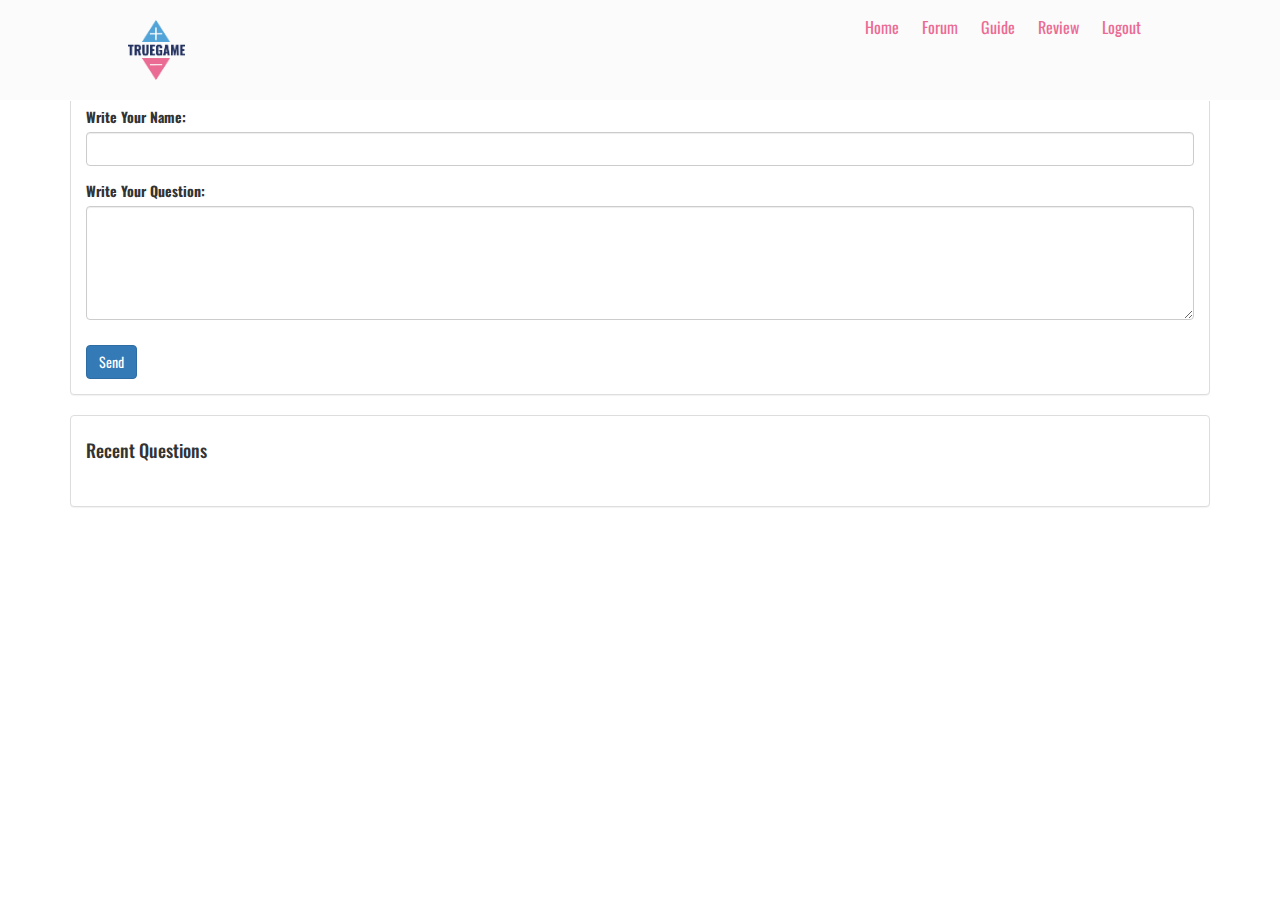
<file: truegame/forum.html>
<!DOCTYPE html>
<html>
<head>
<link rel="icon" href="./images/favicon.png" type="image/png" sizes="16x16">

<title>forum</title>
<meta charset="utf-8">
<meta name="viewport" content="width=device-width, initial-scale=1">
<link rel="stylesheet" href="style.css">

	<link rel="stylesheet" href="https://maxcdn.bootstrapcdn.com/bootstrap/3.4.1/css/bootstrap.min.css">
	<script src="https://ajax.googleapis.com/ajax/libs/jquery/3.4.1/jquery.min.js"></script>
	<script src="https://maxcdn.bootstrapcdn.com/bootstrap/3.4.1/js/bootstrap.min.js"></script>
	<script src="main.js"></script>
</head>
<body>
<header class="header">


<a href="#" class="logo">
    <img src="img/Logo TrueGame.png" alt="">
</a>

<nav class="navbar">
    <a href="#home">home</a>
    <a href="forum.php">forum</a>
    <a href="video.php">guide</a>
    <a href="#review">review</a>
    <a href="logout.php">Logout</a>
    </nav>
</header>
</body>

<!-- Modal -->
<div id="ReplyModal" class="modal fade" role="dialog">
  <div class="modal-dialog">

    <!-- Modal content-->
    <div class="modal-content">
      <div class="modal-header">
        <button type="button" class="close" data-dismiss="modal">&times;</button>
        <h4 class="modal-title">Reply Question</h4>
      </div>
      <div class="modal-body">
        <form name="frm1" method="post">
            <input type="hidden" id="commentid" name="Rcommentid">
        	<div class="form-group">
        	  <label for="usr">Write your name:</label>
        	  <input type="text" class="form-control" name="Rname" required>
        	</div>
            <div class="form-group">
              <label for="comment">Write your reply:</label>
              <textarea class="form-control" rows="5" name="Rmsg" required></textarea>
            </div>
        	 <input type="button" id="btnreply" name="btnreply" class="btn btn-primary" value="Reply">
      </form>
      </div>
    </div>

  </div>
</div>

<div class="container">

<div class="panel panel-default" style="margin-top:50px">
  <div class="panel-body">
    
    
    <hr>
    <form name="frm" method="post">
        <input type="hidden" id="commentid" name="Pcommentid" value="0">
	<div class="form-group">
	  <label for="usr">Write your name:</label>
	  <input type="text" class="form-control" name="name" required>
	</div>
    <div class="form-group">
      <label for="comment">Write your question:</label>
      <textarea class="form-control" rows="5" name="msg" required></textarea>
    </div>
	 <input type="button" id="butsave" name="save" class="btn btn-primary" value="Send">
  </form>
  </div>
</div>
  

<div class="panel panel-default">
  <div class="panel-body">
    <h4>Recent questions</h4>           
	<table class="table" id="MyTable" style="background-color: #edfafa; border:0px;border-radius:10px">
	  <tbody id="record">
		
	  </tbody>
	</table>
  </div>
</div>

</div>

</body>
</html>
</file>
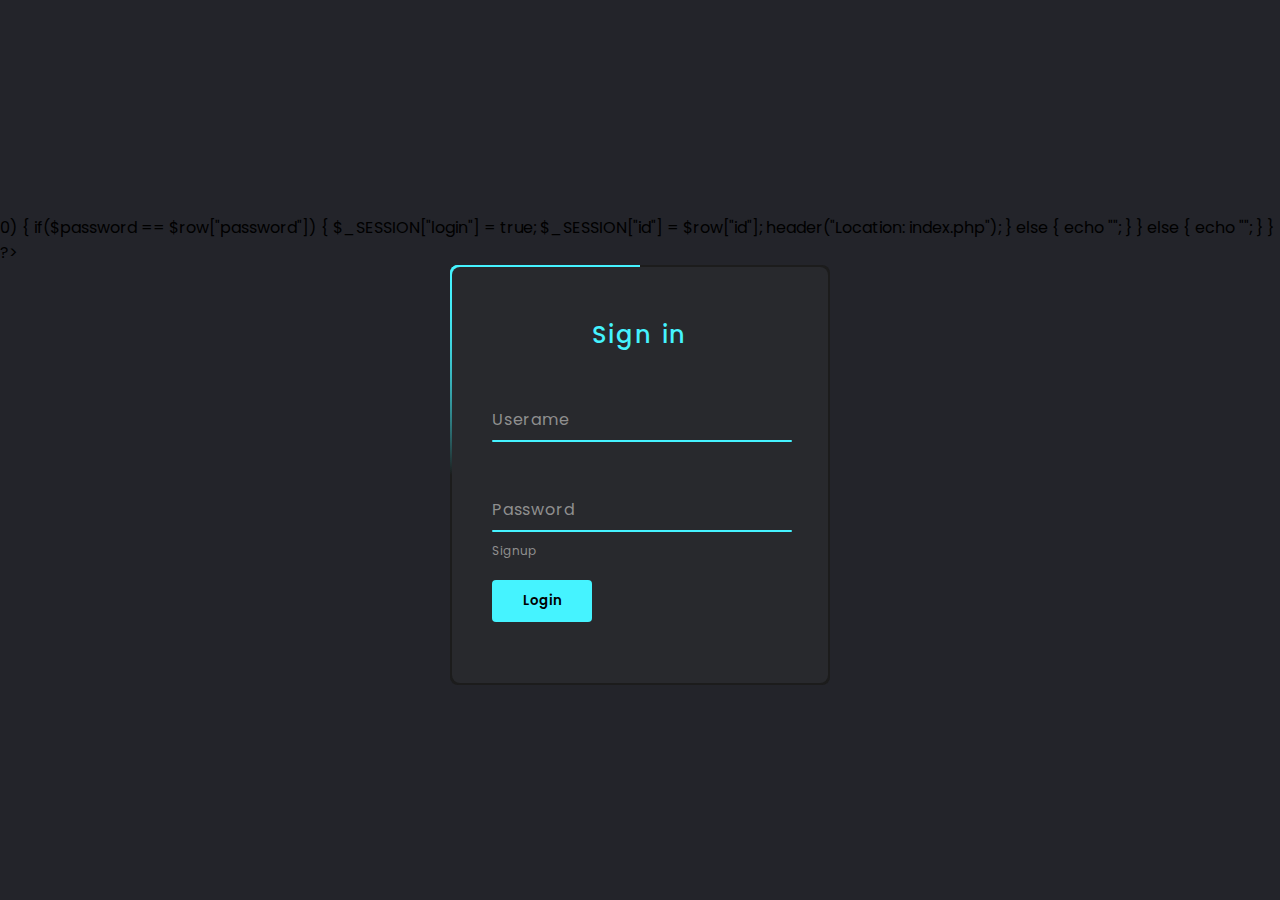
<file: truegame/login.html>
<?php
require 'config.php';
if(!empty($_SESSION["id"])) {
    header("Location: index.php");
}
if(isset($_POST["submit"])) {
	$usernameemail = $_POST["usernameemail"];
	$password = $_POST["password"];
	$result = mysqli_query($conn, "SELECT * FROM tb_user WHERE username = '$usernameemail' OR password = '$password'");
	$row = mysqli_fetch_assoc($result);
	if(mysqli_num_rows($result) > 0) {
		if($password == $row["password"]) {
			$_SESSION["login"] = true;
			$_SESSION["id"] = $row["id"];
			header("Location: index.php");
		}
		else {
			echo
			"<script> alert('Wrong Password'); </script>";
		}
	}
	else {
		echo
		"<script> alert('No Yet Registered'); </script>";
	}
}
?>



<!DOCTYPE html>
<html lang="en">
<head>
	<meta charset="UTF-8">
	<title>Animated Login Form</title>
	<link rel="stylesheet" href="login.css">
</head>
<body>
	<div class="box">
		<form action="" method="post" autocomplete="off">
			<h2>Sign in</h2>
			<div class="inputBox">
			<span>Userame</span>
			<input type="text" name="usernameemail" id="usernameemail" required value=""> <br>
				
				<i></i>
			</div>
			<div class="inputBox">
			<span>Password</span>
			<input type="password" name="password" id="password"required value=""> <br>
				<i></i>
			</div>
			<div class="links">
				<a href="register.php">Signup</a>
			</div>
			<button type="submit" name="submit" value="login">Login</button>
		</form>
	</div>
</body>
</html>
</file>
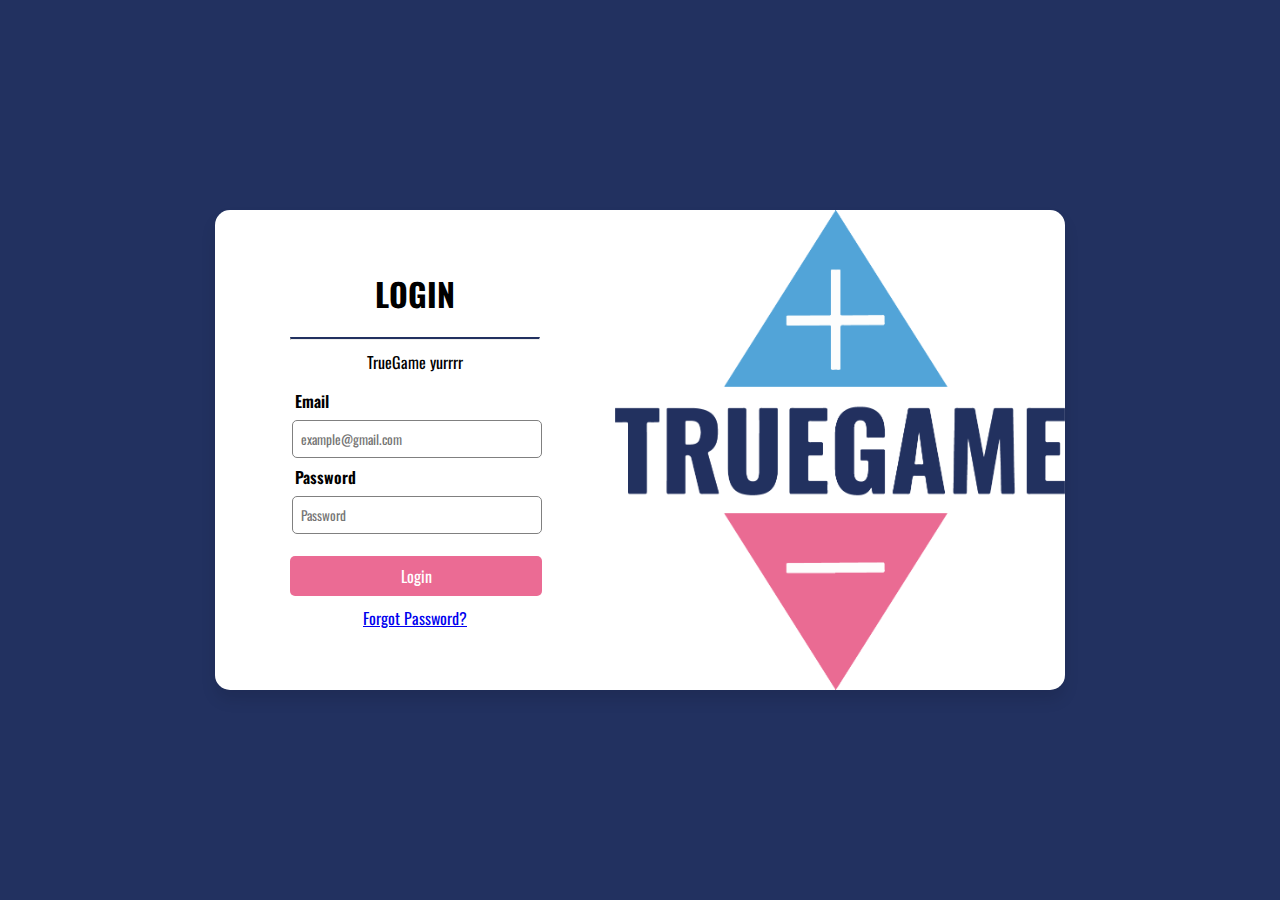
<file: truegame/ta11page1.html>
<!DOCTYPE html>
<html lang="en">

<head>
    <meta charset="UTF-8">
    <meta http-equiv="X-UA-Compatible" content="IE=edge">
    <meta name="viewport" content="width=device-width, initial-scale=1.0">
    <title>truegame</title>
    <link rel="stylesheet" href="stylepage1.css">
</head>

<body>
    <div class="container">
        <div class="login">
            <form action="">
                <h1>Login</h1>
                <hr>
                <p>TrueGame yurrrr</p>
                <label for="">Email</label>
                <input type="text" placeholder="example@gmail.com">
                <label for="">Password</label>
                <input type="password" placeholder="Password">
                <button>Login</button>
                <p>
                    <a href="#">Forgot Password?</a>
                </p>
            </form>
        </div>
        <div class="right">
            <img src="img/Logo TrueGame.png" alt="">
        </div>
    </div>
</body>

</html>
</file>
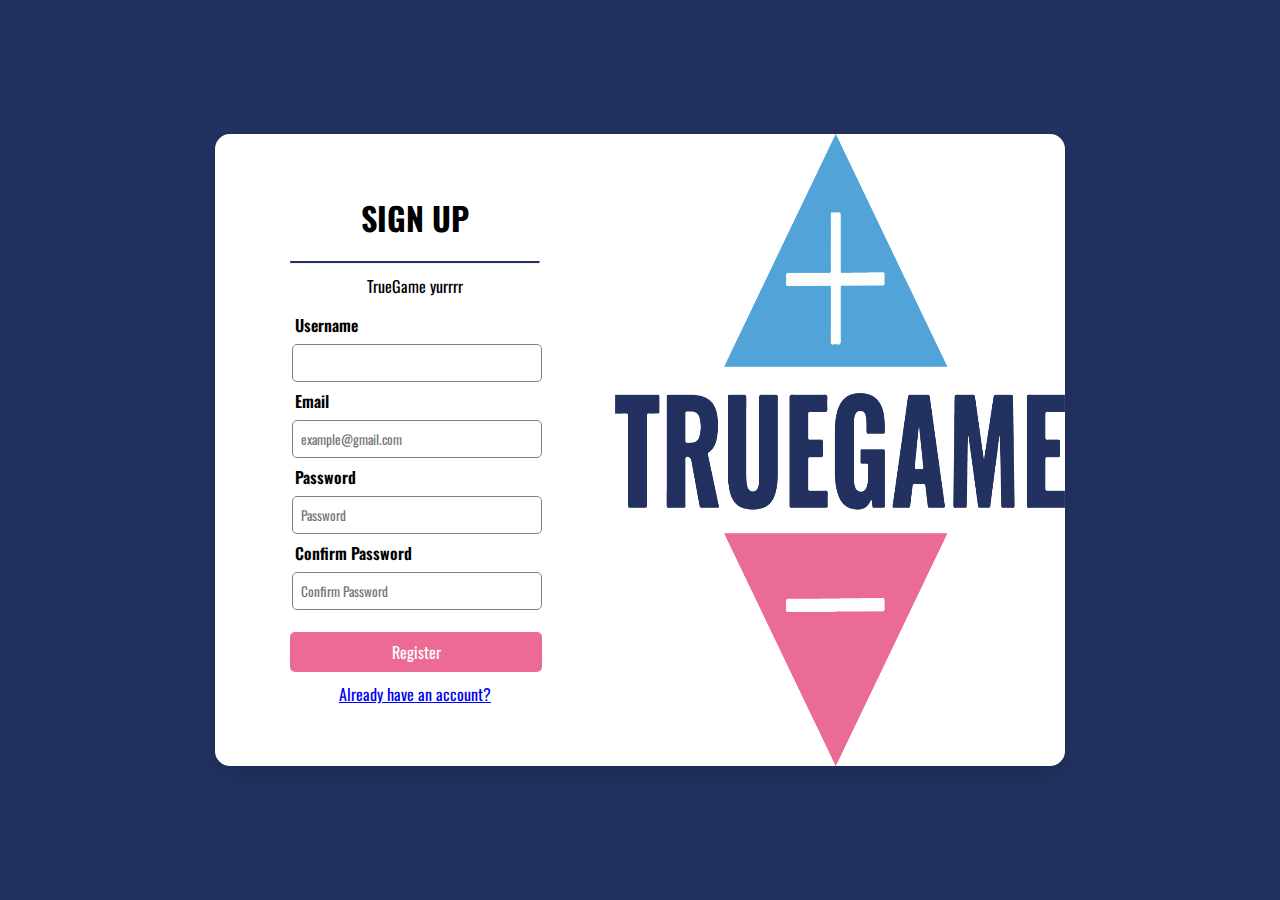
<file: truegame/ta11page2.html>
<!DOCTYPE html>
<html lang="en">

<head>
    <meta charset="UTF-8">
    <meta http-equiv="X-UA-Compatible" content="IE=edge">
    <meta name="viewport" content="width=device-width, initial-scale=1.0">
    <title>truegame</title>
    <link rel="stylesheet" href="stylepage1.css">
</head>

<body>
    <div class="container">
        <div class="login">
            <form action="">
                <h1>Sign Up</h1>
                <hr>
                <p>TrueGame yurrrr</p>            
                <label for="">Username</label>
                <input type="text">
                <label for="">Email</label>
                <input type="text" placeholder="example@gmail.com">
                <label for="">Password</label>
                <input type="password" placeholder="Password">            
                <label for="">Confirm Password</label>
                <input type="password" placeholder="Confirm Password">
                <button>Register</button>
                <p>
                    <a href="#">Already have an account?</a>
                </p>
            </form>
        </div>
        <div class="right">
            <img src="img/Logo TrueGame.png" alt="">
        </div>
    </div>
</body>

</html>
</file>
<file: truegame/style.css>
@import url('https://fonts.googleapis.com/css2?family=Oswald:wght@200&display=swap');

:root{
    --main-color:#223160;
    --black:#13131a;
    --bg:#184e73;
    --border:.1rem solid rgb(255, 255, 255);
}

*{
    font-family: 'Oswald', sans-serif;
    margin:0; padding:0;
    box-sizing: border-box;
    outline: none; border:none;
    text-decoration: none;
    text-transform: capitalize;
    transition: .2s linear;
}

html{
    font-size: 62.5%;
    overflow-x: hidden;
    scroll-padding-top: 9rem;
    scroll-behavior: smooth;
}

html::-webkit-scrollbar{
    width: .8rem;
}

html::-webkit-scrollbar-track{
    background: transparent;
}

html::-webkit-scrollbar-thumb{
    background: #fff;
    border-radius: 5rem;
}

body{
    background: var(--bg);
}

section{
    padding:2rem 7%;
}

.heading{
    text-align: center;
    color:#fff;
    text-transform: uppercase;
    padding-bottom: 3.5rem;
    font-size: 4rem;
}

.heading span{
    color:var(--main-color);
    text-transform: uppercase;
}

.btn{
    margin-top: 1rem;
    display: inline-block;
    padding:.9rem 3rem;
    font-size: 1.7rem;
    color:#fff;
    background: var(--main-color);
    cursor: pointer;
}

.btn:hover{
    letter-spacing: .2rem;
}

.header{
    background: var(--bg);
    background-color: #FBFBFB;
    display: flex;
    align-items: center;
    justify-content: space-between;
    padding:1.5rem 10%;
    border-bottom: var(--border);
    position: fixed;
    top:0; left: 0; right: 0;
    z-index: 1000;
}

.header .logo img{
    height: 6rem;
}


.header .navbar a{
    margin:0 1rem;
    font-size: 1.6rem;
    color:#EB6B94;
}

.header .navbar a:hover{
    color:var(--main-color);
    border-bottom: .1rem solid var(--main-color);
    padding-bottom: .5rem;
}

.header .icons div{
    color:#fff;
    cursor: pointer;
    font-size: 2.5rem;
    margin-left: 2rem;
}

.header .icons div:hover{
    color:var(--main-color);
}

#menu-btn{
    display: none;
}

.header .search-form{
    position: absolute;
    top:115%; right: 7%;
    background: #fff;
    width: 50rem;
    height: 5rem;
    display: flex;
    align-items: center;
    transform: scaleY(0);
    transform-origin: top;
}

.header .search-form.active{
    transform: scaleY(1);
}

.header .search-form input{
    height: 100%;
    width: 100%;
    font-size: 1.6rem;
    color:var(--black);
    padding:1rem;
    text-transform: none;
}

.header .search-form label{
    cursor: pointer;
    font-size: 2.2rem;
    margin-right: 1.5rem;
    color:var(--black);
}

.header .search-form label:hover{
    color:var(--main-color);
}

.home{
    min-height: 100vh;
    display: flex;
    align-items: center;
    background-color: #4A9ACF;
}

.home .content{
    max-width: 60rem;
    padding-bottom: rem;
    padding-left: 8rem;
    width: 300px;
    height:1rem;

}

.home .content .img{
    max-width: 60rem;
    padding-bottom: rem;
    padding-left: 8rem;
    width: 300px;
    height:800px;

}


.home .content .btn{
    font-size: 2rem;
    font-weight: lighter;
    line-height: 1.8;
    padding: 0;
    color:#eee;
}

.home .content .p{
    font-size: 500%;
}

.typo {
    size: 100%;
}

.review .box-container{
    display: grid;
    grid-template-columns: repeat(auto-fit, minmax(30rem, 1fr));
    gap:1.5rem;
}

.review .box-container .box{
    text-align: center;
    border:var(--border);
    padding: 2rem;
}

.review .box-container .box .icons a{
    height: 5rem;
    width: 5rem;
    line-height: 5rem;
    font-size: 2rem;
    border:var(--border);
    color:#fff;
    margin:.3rem;
}

.review .box-container .box .icons a:hover{
    background:var(--main-color);
}

.review .box-container .box .image{
    padding: 2.5rem 0;
}

.review .box-container .box .image img{
    height: 25rem;
}

.review .box-container .box .content h3{
    color:#fff;
    font-size: 2.5rem;
}

.review .box-container .box .content .stars{
    padding: 1.5rem;
}

.review .box-container .box .content .stars i{
    font-size: 1.7rem;
    color: var(--main-color);
}

.review .box-container .box .content .price{
    color:#fff;
    font-size: 2.5rem;
}

.review .box-container .box .content .price span{
    text-decoration: line-through;
    font-weight: lighter;
    font-size: 1.5rem;
}
</file>
<file: truegame/login.css>
@import url('https://fonts.googleapis.com/css2?family=Poppins:wght@300;400;500;600;700;800;900&display=swap');
*
{
	margin: 0;
	padding: 0;
	box-sizing: border-box;
  font-family: 'Poppins', sans-serif;
}
body 
{
	display: flex;
	justify-content: center;
	align-items: center;
	min-height: 100vh;
	flex-direction: column;
	background: #23242a;
}
.box 
{
	position: relative;
	width: 380px;
	height: 420px;
	background: #1c1c1c;
	border-radius: 8px;
	overflow: hidden;
}
.box::before 
{
	content: '';
	z-index: 1;
	position: absolute;
	top: -50%;
	left: -50%;
	width: 380px;
	height: 420px;
	transform-origin: bottom right;
	background: linear-gradient(0deg,transparent,#45f3ff,#45f3ff);
	animation: animate 6s linear infinite;
}
.box::after 
{
	content: '';
	z-index: 1;
	position: absolute;
	top: -50%;
	left: -50%;
	width: 380px;
	height: 420px;
	transform-origin: bottom right;
	background: linear-gradient(0deg,transparent,#45f3ff,#45f3ff);
	animation: animate 6s linear infinite;
	animation-delay: -3s;
}
@keyframes animate 
{
	0%
	{
		transform: rotate(0deg);
	}
	100%
	{
		transform: rotate(360deg);
	}
}
form 
{
	position: absolute;
	inset: 2px;
	background: #28292d;
	padding: 50px 40px;
	border-radius: 8px;
	z-index: 2;
	display: flex;
	flex-direction: column;
}
h2 
{
	color: #45f3ff;
	font-weight: 500;
	text-align: center;
	letter-spacing: 0.1em;
}
.inputBox 
{
	position: relative;
	width: 300px;
	margin-top: 35px;
}
.inputBox input 
{
	position: relative;
	width: 100%;
	padding: 20px 10px 10px;
	background: transparent;
	outline: none;
	box-shadow: none;
	border: none;
	color: #23242a;
	font-size: 1em;
	letter-spacing: 0.05em;
	transition: 0.5s;
	z-index: 10;
}
.inputBox span 
{
	position: absolute;
	left: 0;
	padding: 20px 0px 10px;
	pointer-events: none;
	font-size: 1em;
	color: #8f8f8f;
	letter-spacing: 0.05em;
	transition: 0.5s;
}
.inputBox input:valid ~ span,
.inputBox input:focus ~ span 
{
	color: #45f3ff;
	transform: translateX(0px) translateY(-34px);
	font-size: 0.75em;
}
.inputBox i 
{
	position: absolute;
	left: 0;
	bottom: 0;
	width: 100%;
	height: 2px;
	background: #45f3ff;
	border-radius: 4px;
	overflow: hidden;
	transition: 0.5s;
	pointer-events: none;
	z-index: 9;
}
.inputBox input:valid ~ i,
.inputBox input:focus ~ i 
{
	height: 44px;
}
.links 
{
	display: flex;
	justify-content: space-between;
}
.links a 
{
	margin: 10px 0;
	font-size: 0.75em;
	color: #8f8f8f;
	text-decoration: beige;
}
.links a:hover, 
.links a:nth-child(2)
{
	color: #45f3ff;
}
button[type="submit"]
{
	border: none;
	outline: none;
	padding: 11px 25px;
	background: #45f3ff;
	cursor: pointer;
	border-radius: 4px;
	font-weight: 600;
	width: 100px;
	margin-top: 10px;
}
input[type="submit"]:active 
{
	opacity: 0.8;
}
</file>
<file: truegame/stylepage1.css>
@import url('https://fonts.googleapis.com/css2?family=Oswald:wght@200&display=swap');

* {
    margin: 0;
    padding: 0;
    box-sizing: border-box;
    font-family: 'Oswald', sans-serif;
}

body {
    display: flex;
    justify-content: center;
    align-items: center;
    min-height: 100vh;
    background: #223160;
}

.container {
    width: 100%;
    display: flex;
    max-width: 850px;
    background: #fff;
    border-radius: 15px;
    box-shadow: 0 10px 15px rgba(0, 0, 0, 0.1);
}

.login {
    width: 400px;
}

form {
    width: 250px;
    margin: 60px auto;
}

h1 {
    margin: 20px;
    text-align: center;
    font-weight: bolder;
    text-transform: uppercase;
}

hr {
    border-top: 2px solid #223160;
}

p {
    text-align: center;
    margin: 10px;
}

.right img {
    width: 450px;
    height: 100%;
    border-top-right-radius: 15px;
    border-bottom-right-radius: 15px;
}

form label {
    display: block;
    font-size: 16px;
    font-weight: 600;
    padding: 5px;
}

input {
    width: 100%;
    margin: 2px;
    border: none;
    outline: none;
    padding: 8px;
    border-radius: 5px;
    border: 1px solid gray;
}

button {
    border: none;
    outline: none;
    padding: 8px;
    width: 252px;
    color: #fff;
    font-size: 16px;
    cursor: pointer;
    margin-top: 20px;
    border-radius: 5px;
    background: #EB6B94;
}

button:hover {
    background: #223160;
}


@media (max-width: 880px) {
    .container {
        width: 100%;
        max-width: 750px;
        margin-left: 20px;
        margin-right: 20px;
    }

    form {
        width: 300px;
        margin: 20px auto;
    }

    .login {
        width: 400px;
        padding: 20px;
    }

    button {
        width: 100%;
    }

    .right img {
        width: 100%;
        height: 100%;
    }
}
</file>
